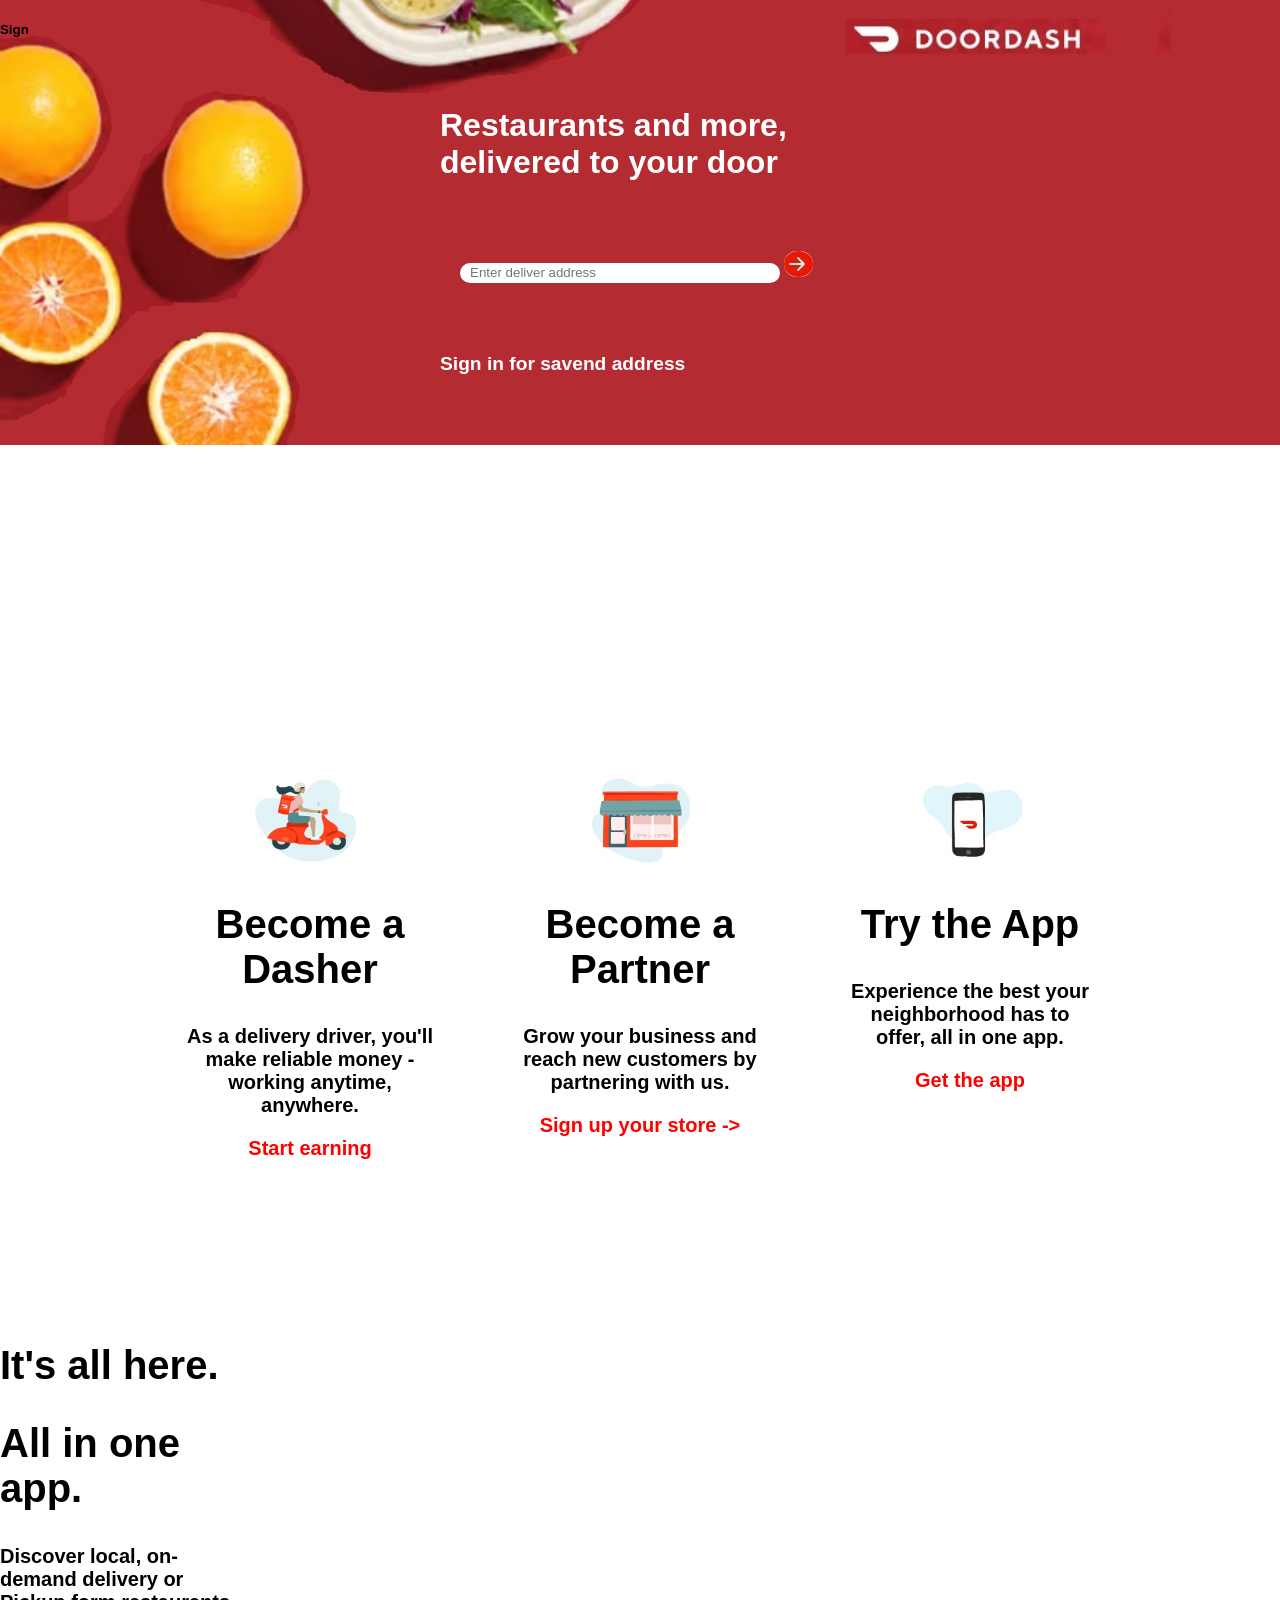
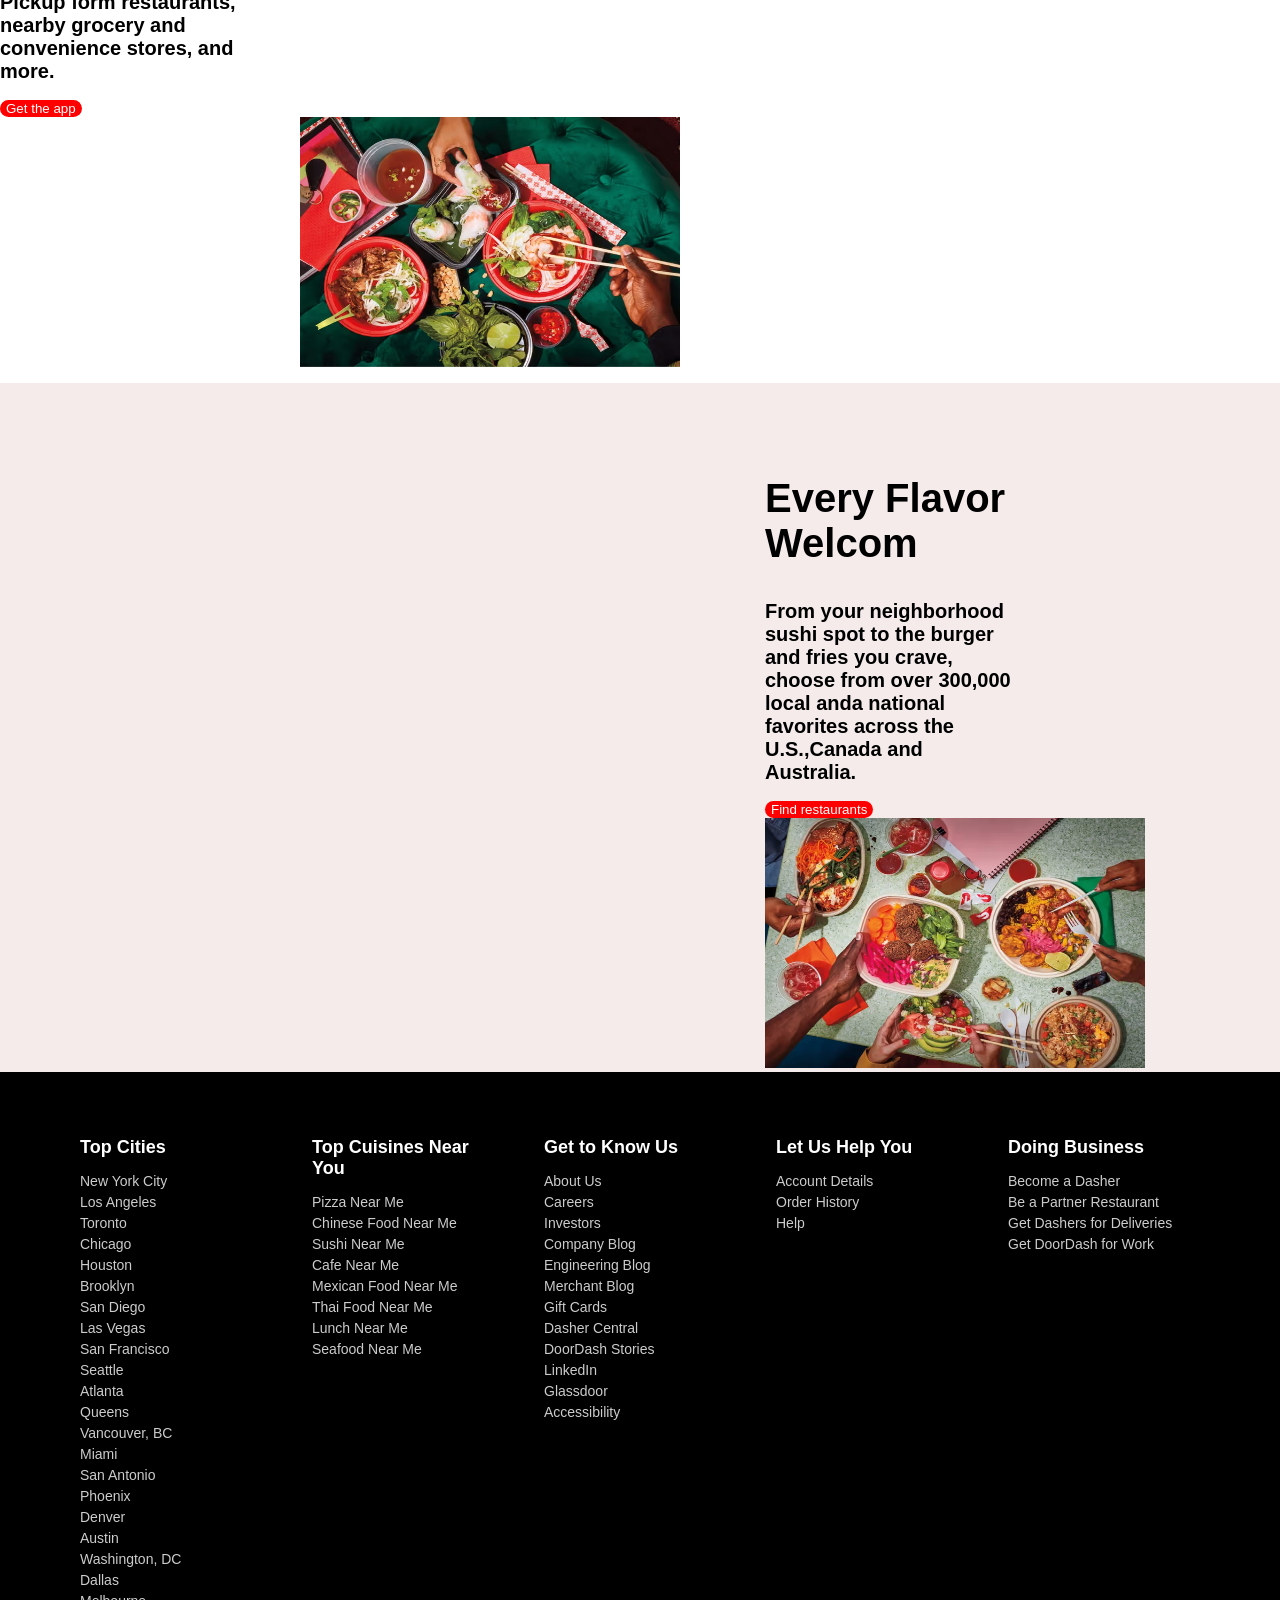
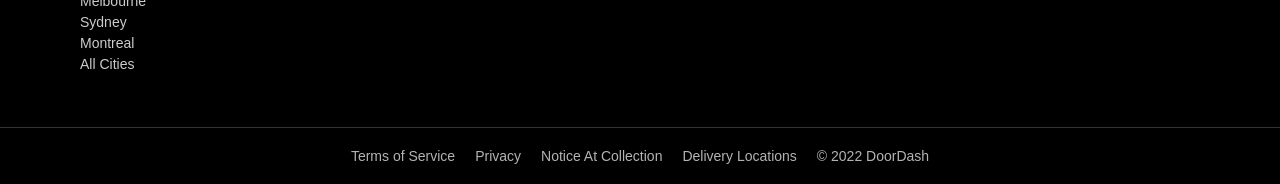
<file: index.html>
<!DOCTYPE html>
<html lang="br">

<head>
    <meta charset="UTF-8">
    <meta name="viewport" content="width=device-width, initial-scale=1.0">
    <link rel="icon" href="imagens/iconepage.png" type="iconepage">
    <link rel="stylesheet" href="site2.css">
    <title>DOORDASH</title>

</head>
<!-- Cabeçalho -->
<header class="header">
    <h5>Sign</h5>
    <h1>Restaurants and more, delivered to your door</h1>
    <input type="Enter" placeholder="Enter deliver address">
    <button><img src="imagens/button.jpg" alt=""></button>
    <h3>Sign in for savend address</h3>
</header>

<body>

    <!-- Seção de Logos das Empresas -->
    <section class="recursos-container">
        <div class="recursos-item">
            <img src="imagens/01moto.jpg" alt="moto">
            <h1>Become a Dasher</h1>
            <h2>As a delivery driver, you'll make reliable money - working anytime, anywhere.</h2>
            <h3>Start earning</h3>
        </div>
        <div class="recursos-item">
            <img src="imagens/02lojared.jpg" alt="loja">
            <h1>Become a Partner</h1>
            <h2>Grow your business and reach new customers by partnering with us.</h2>
            <h3>Sign up your store -> </h3>
        </div>
        <div class="recursos-item">
            <img src="imagens/03cel.jpg" alt="cel">
            <h1>Try the App</h1>
            <h2>Experience the best your neighborhood has to offer, all in one app.</h2>
            <h3>Get the app</h3>
        </div>
    </section>
    <!-- Depoimento -->
    <section class="pratos1-container">
        <div class="pratos1-item">
            <h1>It's all here.</h1>
            <h1>All in one app.</h1>
            <h2>Discover local, on-demand delivery or Pickup form restaurants,
                nearby grocery and convenience stores, and more.</h2>
            <button>Get the app</button>
            <img src="imagens/01mesacomida.jpg" alt="comida1">
        </div>
    </section>
    <p></p>
    <section class="pratos2-container">
        <div class="pratos2-item">
        </div>
        <div class="pratos2-item">
            <h1>Every Flavor Welcom</h1>
            <p></p>
            <h2>From your neighborhood sushi spot to the burger and fries you crave, choose from over 300,000 local
                anda
                national favorites across the U.S.,Canada and Australia.</h2>
            <button>Find restaurants</button>
            <img src="imagens/02mesacomida2.jpg" alt="comida2">
        </div>

    </section>
    <!-- cidades -->
    <section class="footer-container">
        <div class="footer-column">
            <h2>Top Cities</h2>
            <p>New York City</p>
            <p>Los Angeles</p>
            <p>Toronto</p>
            <p>Chicago</p>
            <p>Houston</p>
            <p>Brooklyn</p>
            <p>San Diego</p>
            <p>Las Vegas</p>
            <p>San Francisco</p>
            <p>Seattle</p>
            <p>Atlanta</p>
            <p>Queens</p>
            <p>Vancouver, BC</p>
            <p>Miami</p>
            <p>San Antonio</p>
            <p>Phoenix</p>
            <p>Denver</p>
            <p>Austin</p>
            <p>Washington, DC</p>
            <p>Dallas</p>
            <p>Melbourne</p>
            <p>Sydney</p>
            <p>Montreal</p>
            <p>All Cities</p>
        </div>

        <div class="footer-column">
            <h2>Top Cuisines Near You</h2>
            <p>Pizza Near Me</p>
            <p>Chinese Food Near Me</p>
            <p>Sushi Near Me</p>
            <p>Cafe Near Me</p>
            <p>Mexican Food Near Me</p>
            <p>Thai Food Near Me</p>
            <p>Lunch Near Me</p>
            <p>Seafood Near Me</p>
        </div>

        <div class="footer-column">
            <h2>Get to Know Us</h2>
            <p>About Us</p>
            <p>Careers</p>
            <p>Investors</p>
            <p>Company Blog</p>
            <p>Engineering Blog</p>
            <p>Merchant Blog</p>
            <p>Gift Cards</p>
            <p>Dasher Central</p>
            <p>DoorDash Stories</p>
            <p>LinkedIn</p>
            <p>Glassdoor</p>
            <p>Accessibility</p>
        </div>

        <div class="footer-column">
            <h2>Let Us Help You</h2>
            <p>Account Details</p>
            <p>Order History</p>
            <p>Help</p>
        </div>

        <div class="footer-column">
            <h2>Doing Business</h2>
            <p>Become a Dasher</p>
            <p>Be a Partner Restaurant</p>
            <p>Get Dashers for Deliveries</p>
            <p>Get DoorDash for Work</p>
        </div>
    </section>

    <footer>
        <div class="footer-links">
            <a href="#">Terms of Service</a>
            <a href="#">Privacy</a>
            <a href="#">Notice At Collection</a>
            <a href="#">Delivery Locations</a>
            <span>© 2022 DoorDash</span>
        </div>
    </footer>


</body>

</html>
</file>
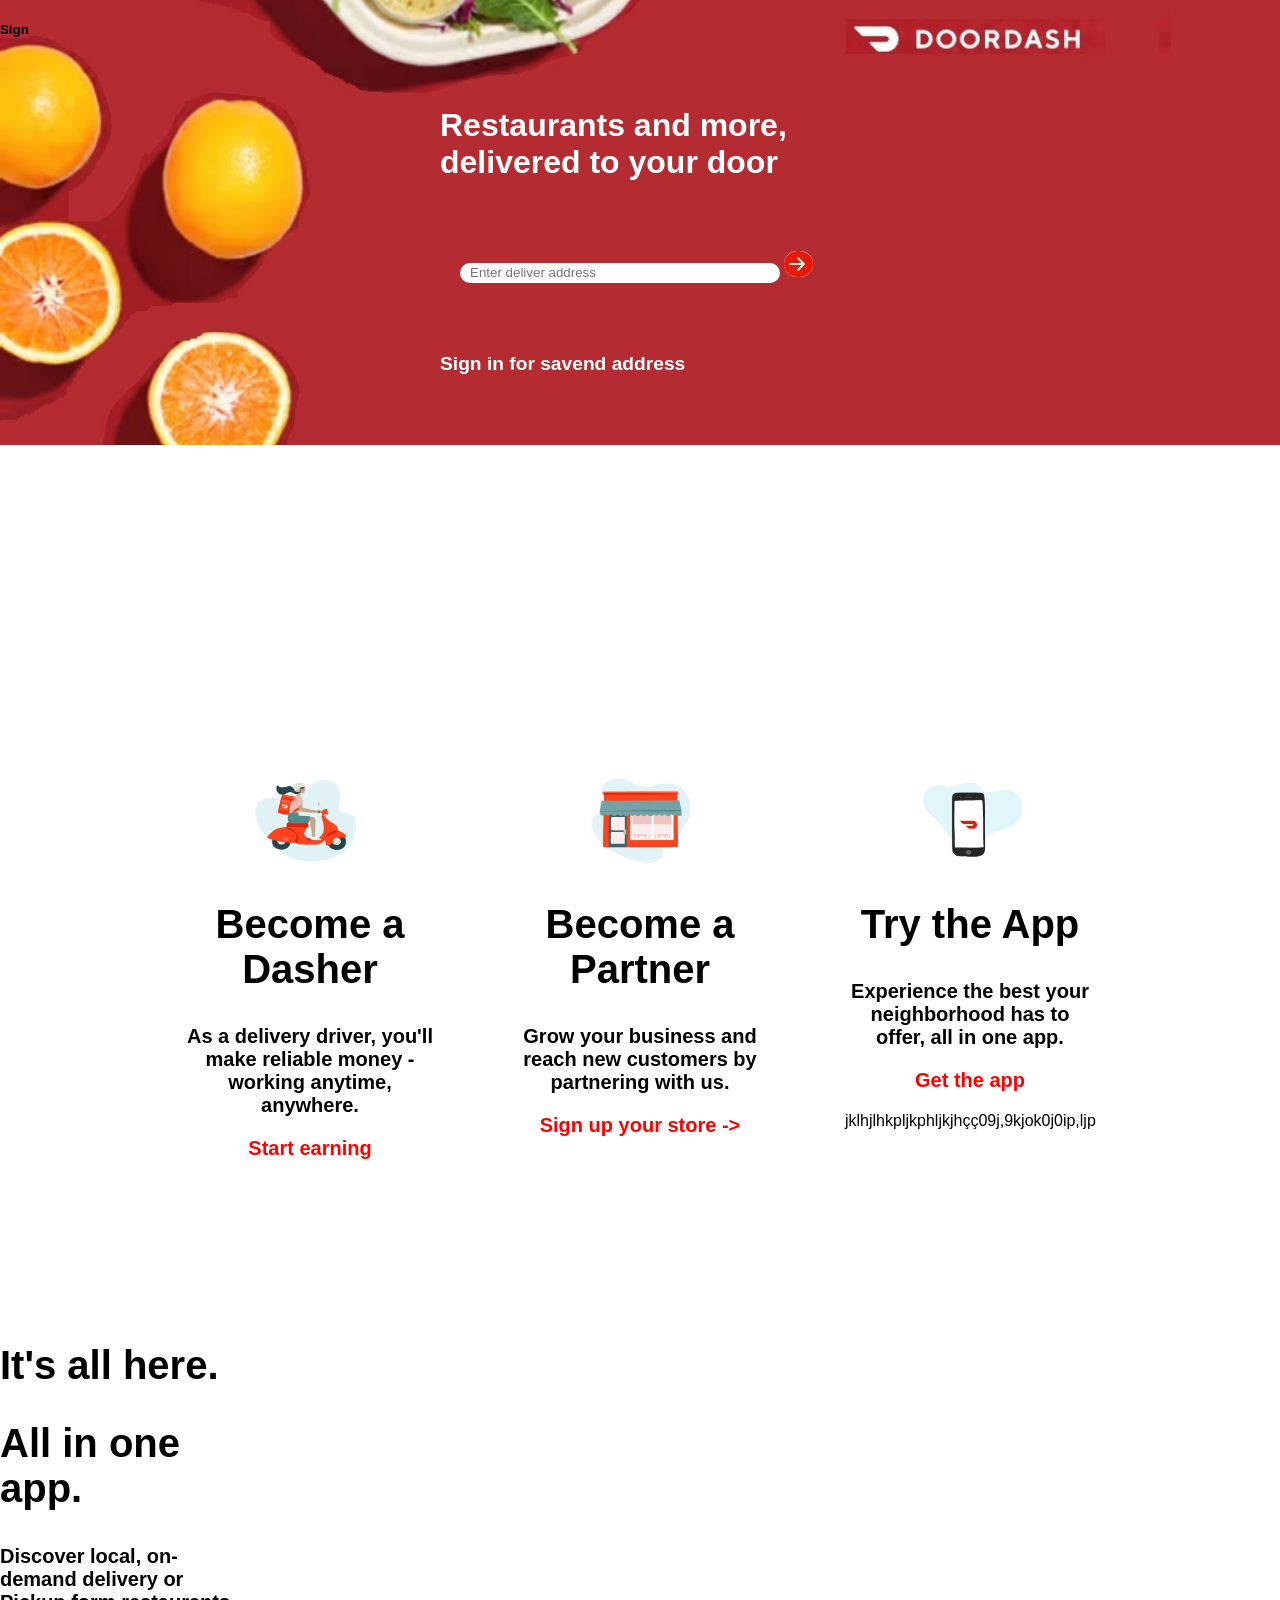
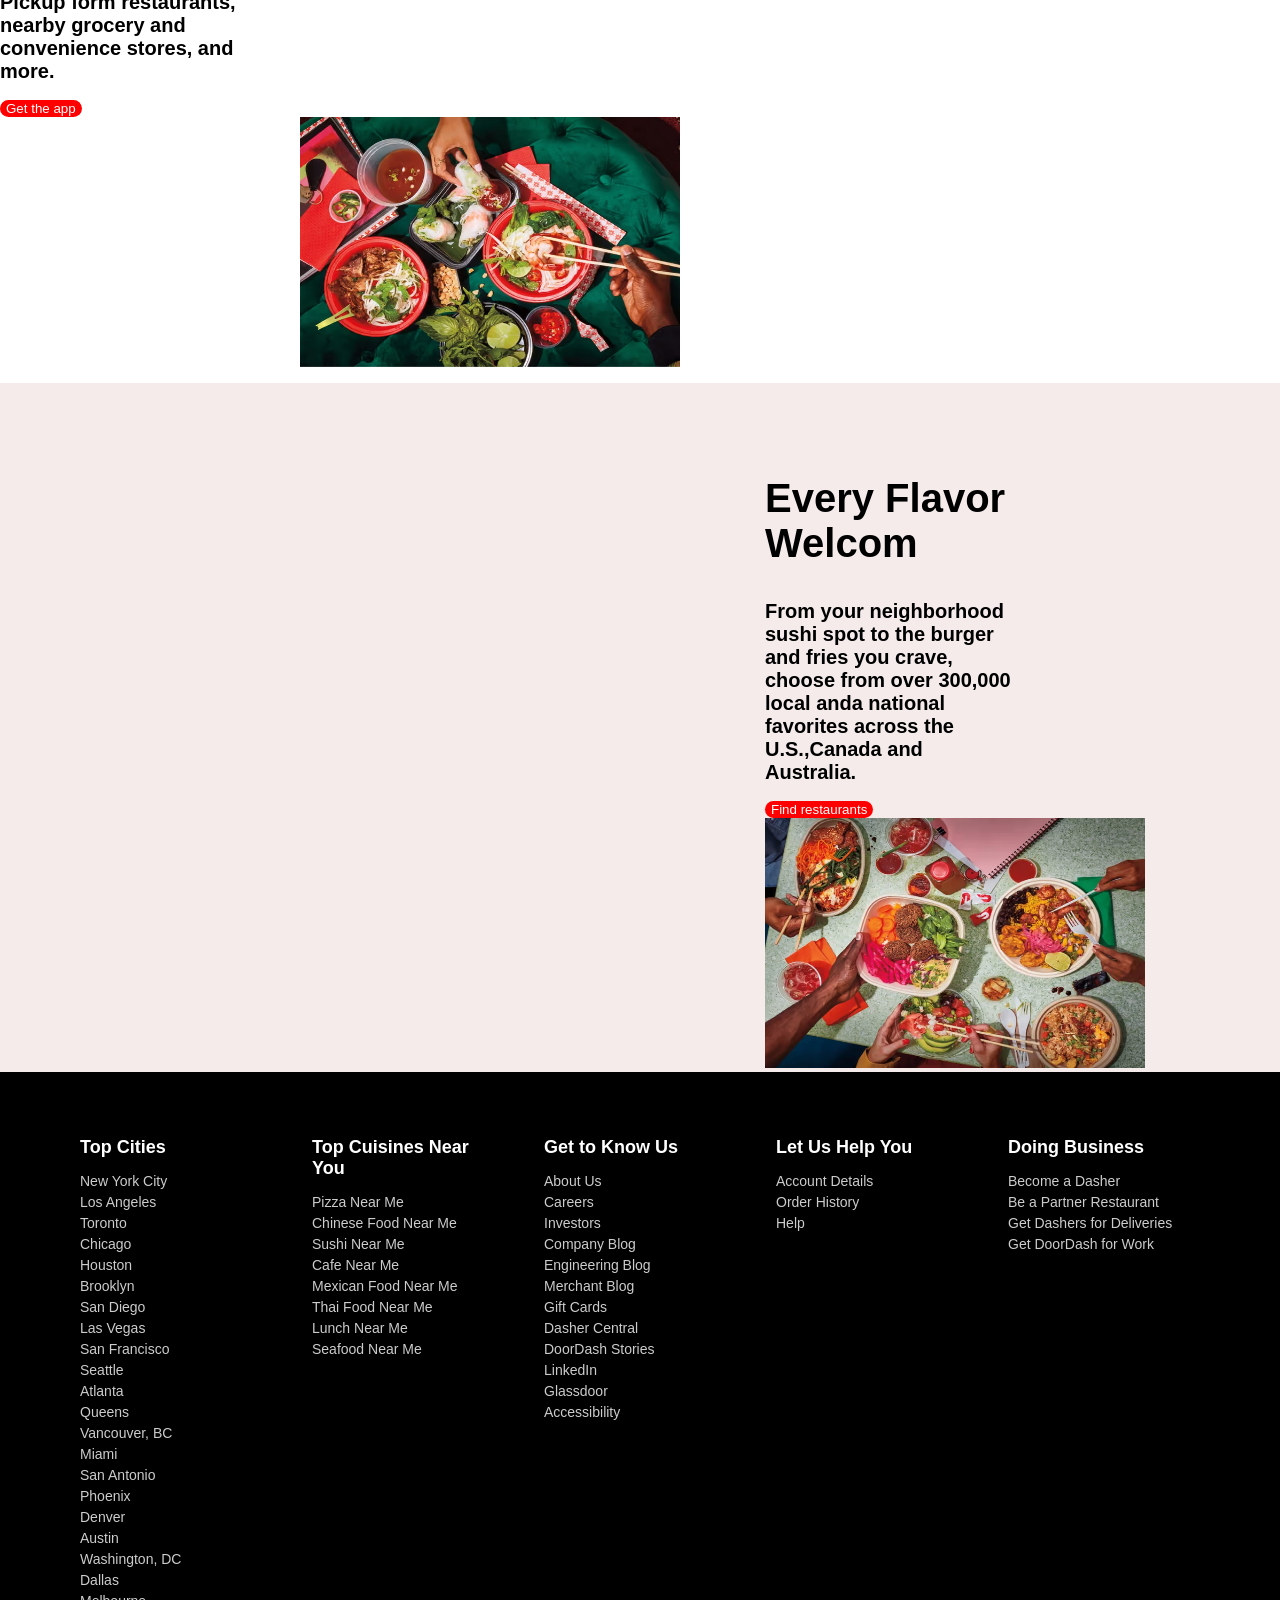
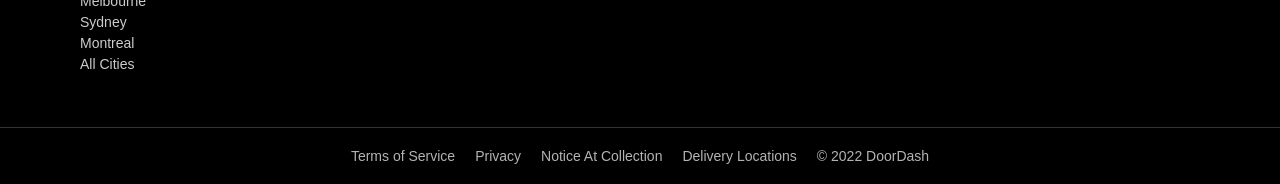
<file: site2.html>
<!DOCTYPE html>
<html lang="br">

<head>
    <meta charset="UTF-8">
    <meta name="viewport" content="width=device-width, initial-scale=1.0">
    <link rel="icon" href="/imagens/iconepage.png" type="iconepage">
    <link rel="stylesheet" href="site2.css">
    <title>DOORDASH</title>

</head>
<!-- Cabeçalho -->
<header class="header">
    <h5>Sign</h5>
    <h1>Restaurants and more, delivered to your door</h1>
    <input type="Enter" placeholder="Enter deliver address">
    <button><img src="/imagens/button.jpg" alt=""></button>
    <h3>Sign in for savend address</h3>
</header>

<body>

    <!-- Seção de Logos das Empresas -->
    <section class="recursos-container">
        <div class="recursos-item">
            <img src="/imagens/01moto.jpg" alt="moto">
            <h1>Become a Dasher</h1>
            <h2>As a delivery driver, you'll make reliable money - working anytime, anywhere.</h2>
            <h3>Start earning</h3>
        </div>
        <div class="recursos-item">
            <img src="/imagens/02lojared.jpg" alt="loja">
            <h1>Become a Partner</h1>
            <h2>Grow your business and reach new customers by partnering with us.</h2>
            <h3>Sign up your store -> </h3>
        </div>
        <div class="recursos-item">
            <img src="/imagens/03cel.jpg" alt="cel">
            <h1>Try the App</h1>
            <h2>Experience the best your neighborhood has to offer, all in one app.</h2>
            <h3>Get the app</h3>jklhjlhkpljkphljkjhçç09j,9kjok0j0ip,ljp
        </div>
    </section>
    <!-- Depoimento -->
    <section class="pratos1-container">
        <div class="pratos1-item">
            <h1>It's all here.</h1>
            <h1>All in one app.</h1>
            <h2>Discover local, on-demand delivery or Pickup form restaurants,
                nearby grocery and convenience stores, and more.</h2>
            <button>Get the app</button>
            <img src="/imagens/01mesacomida.jpg" alt="comida1">
        </div>
    </section>
    <p></p>
    <section class="pratos2-container">
        <div class="pratos2-item">
        </div>
        <div class="pratos2-item">
            <h1>Every Flavor Welcom</h1>
            <p></p>
            <h2>From your neighborhood sushi spot to the burger and fries you crave, choose from over 300,000 local
                anda
                national favorites across the U.S.,Canada and Australia.</h2>
            <button>Find restaurants</button>
            <img src="/imagens/02mesacomida2.jpg" alt="comida2">
        </div>

    </section>
    <!-- cidades -->
    <section class="footer-container">
        <div class="footer-column">
            <h2>Top Cities</h2>
            <p>New York City</p>
            <p>Los Angeles</p>
            <p>Toronto</p>
            <p>Chicago</p>
            <p>Houston</p>
            <p>Brooklyn</p>
            <p>San Diego</p>
            <p>Las Vegas</p>
            <p>San Francisco</p>
            <p>Seattle</p>
            <p>Atlanta</p>
            <p>Queens</p>
            <p>Vancouver, BC</p>
            <p>Miami</p>
            <p>San Antonio</p>
            <p>Phoenix</p>
            <p>Denver</p>
            <p>Austin</p>
            <p>Washington, DC</p>
            <p>Dallas</p>
            <p>Melbourne</p>
            <p>Sydney</p>
            <p>Montreal</p>
            <p>All Cities</p>
        </div>

        <div class="footer-column">
            <h2>Top Cuisines Near You</h2>
            <p>Pizza Near Me</p>
            <p>Chinese Food Near Me</p>
            <p>Sushi Near Me</p>
            <p>Cafe Near Me</p>
            <p>Mexican Food Near Me</p>
            <p>Thai Food Near Me</p>
            <p>Lunch Near Me</p>
            <p>Seafood Near Me</p>
        </div>

        <div class="footer-column">
            <h2>Get to Know Us</h2>
            <p>About Us</p>
            <p>Careers</p>
            <p>Investors</p>
            <p>Company Blog</p>
            <p>Engineering Blog</p>
            <p>Merchant Blog</p>
            <p>Gift Cards</p>
            <p>Dasher Central</p>
            <p>DoorDash Stories</p>
            <p>LinkedIn</p>
            <p>Glassdoor</p>
            <p>Accessibility</p>
        </div>

        <div class="footer-column">
            <h2>Let Us Help You</h2>
            <p>Account Details</p>
            <p>Order History</p>
            <p>Help</p>
        </div>

        <div class="footer-column">
            <h2>Doing Business</h2>
            <p>Become a Dasher</p>
            <p>Be a Partner Restaurant</p>
            <p>Get Dashers for Deliveries</p>
            <p>Get DoorDash for Work</p>
        </div>
    </section>

    <footer>
        <div class="footer-links">
            <a href="#">Terms of Service</a>
            <a href="#">Privacy</a>
            <a href="#">Notice At Collection</a>
            <a href="#">Delivery Locations</a>
            <span>© 2022 DoorDash</span>
        </div>
    </footer>


</body>

</html>
</file>
<file: site2.css>
/* Estilos gerais */
body {
    background-image: url(imagens/fundo.jpg);
    background-repeat: no-repeat;
    background-size: cover;
    font-family: Arial, Helvetica, sans-serif;
    margin: 0%;
    padding: 0%;
}

/*Cabeçalho */

.header h1 {

    max-width: 400px;
    margin: 50px auto;
    padding: 20px;
    color: white;
    font-size: 200%;
    background-size: 400;

}

.header input {
    width: 300px;
    height: 0px;
    margin-left: 460px;
    padding: 10px;
    border-radius: 30px;
    border: none;

}

.header button {
    margin-left: 00px;
    padding: 0px;
    font-size: 0%;
    border-radius: 30px;
    border: none;
}


.header img {
    margin: 0px;
    padding: 0px;
    border-radius: 50%;
    cursor: pointer;
}

.header h3 {

    max-width: 400px;
    margin: 50px auto;
    padding: 20px;
    font-size: 120%;
    color: white;
}



/*Seção de recursos*/

.recursos-container {
    display: flex;
    justify-content: center;
    gap: 80px;
    padding: 50px;
    background-color: white;
    margin-top: 0px;
}

.recursos-item {
    text-align: center;
    max-width: 250px;
    margin-top: 280px;
}

.recursos-item img {
    width: 120px;
    height: 90px;

}

.recursos-item h1 {
    font-size: 40px;

}

.recursos-item h2 {
    font-size: 20px;

}

.recursos-item h3 {
    font-size: 20px;
    color: red;

}

/*pratos 1*/
.pratos1-container {
    display: flex;
    margin-right: 500px;
    gap: 500px;
    padding: 0px;
    background-color: white;
}

.pratos1-item {
    float: left;
    max-width: 250px;
    margin-top: 80px;
}

.pratos1-item img {
    float: left;
    width: 380px;
    height: 250px;
    margin-left: 300px;


}

.pratos1-item h1 {
    font-size: 40px;
    color: black;
    
}


.pratos1-item h2 {
    font-size: 20px;
   
}

.pratos1-item button {
    background-color: red;
    color: white;
    border-radius: 10px;
    border: 5px;
    cursor: pointer;
    
}

/*pratos 2*/
.pratos2-container {
    display: flex;
    justify-content: center;
    gap: 500px;
    padding: 0px;
    background-color: rgba(245, 235, 235, 0.986);
}

.pratos2-item {
    text-align: left;
    max-width: 250px;
    margin-top: 60px;
    margin-left: 0px;
}

.pratos2-item img {
    text-align: left;
    width: 380px;
    height: 250px;
    margin-left: 0px;

}

.pratos2-item h1 {
    font-size: 40px;
    color: black;
    margin-left: 0px;
}

.pratos2-item h2 {
    font-size: 20px;
    margin-left: 0px;
}

.pratos2-item button {
    background-color: red;
    color: white;
    border-radius: 10px;
    border: 5px;
    cursor: pointer;
}

/*cidades*/
/*topcidades*/
.footer-container {
    display: grid;
    grid-template-columns: repeat(5, 1fr);
    gap: 40px;
    padding: 50px 80px;
    background-color: black;
}

.footer-column h2 {
    font-size: 18px;
    color: white;
    margin-bottom: 15px;
}

.footer-column p {
    font-size: 14px;
    color: white;
    margin: 5px 0;
    opacity: 0.8;
}

.footer-column p:hover {
    opacity: 1;
    text-decoration: underline;
    cursor: pointer;
}

/* Rodapé */
footer {
    background-color: black;
    padding: 20px;
    text-align: center;
    border-top: 1px solid #333;
}

.footer-links {
    display: flex;
    justify-content: center;
    gap: 20px;
    font-size: 14px;
}

.footer-links a {
    color: white;
    text-decoration: none;
    opacity: 0.7;
}

.footer-links a:hover {
    opacity: 1;
    text-decoration: underline;
}

.footer-links span {
    color: white;
    opacity: 0.7;
}
</file>
